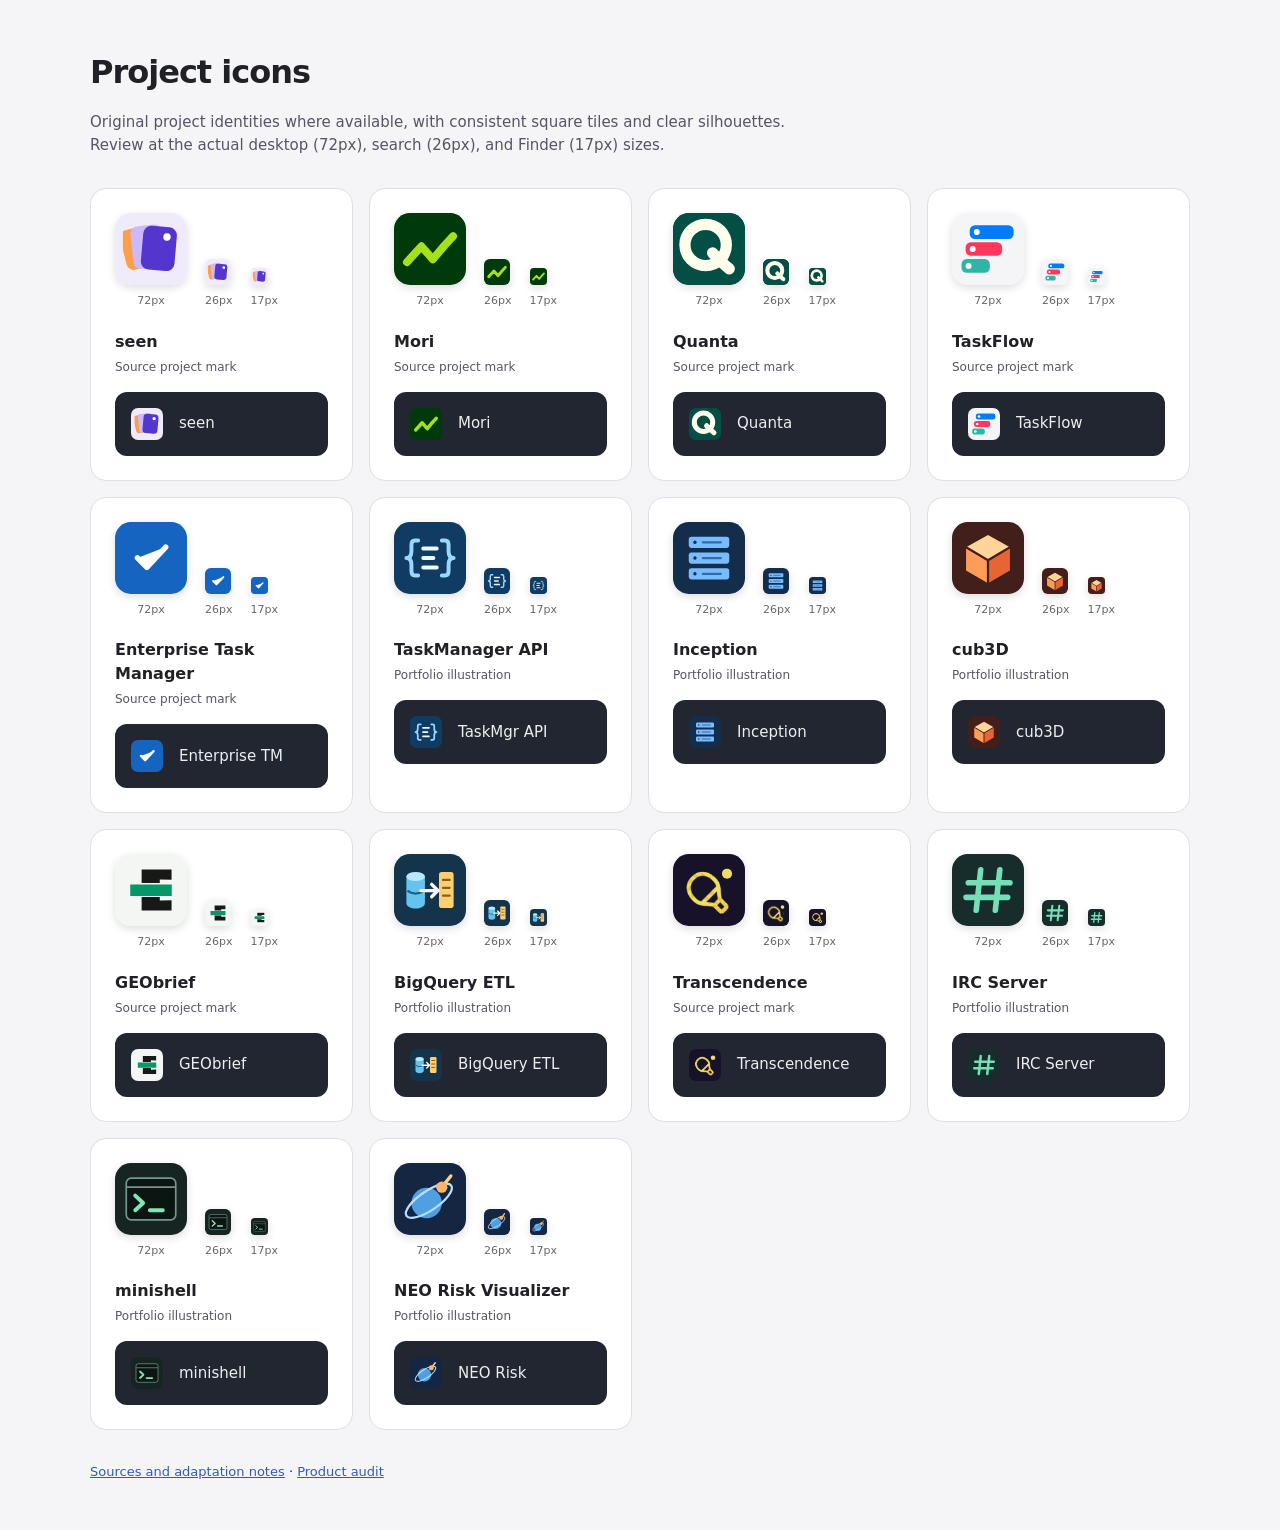
<file: docs/icon-preview.html>
<!doctype html><html lang="en"><head><meta charset="utf-8"><meta name="viewport" content="width=device-width, initial-scale=1"><title>Portfolio icon review</title><style>
*{box-sizing:border-box}body{margin:0;padding:48px 24px;background:#f5f5f7;color:#202027;font:15px/1.5 system-ui,sans-serif}main{max-width:1100px;margin:auto}h1{font-size:32px;letter-spacing:-1px;margin:0 0 8px}p{max-width:75ch;color:#555565}a{color:#315aba}section{display:grid;grid-template-columns:repeat(auto-fit,minmax(230px,1fr));gap:16px;margin:32px 0}article{padding:24px;border:1px solid #dedee5;border-radius:16px;background:#fff}h2{font-size:16px;margin:20px 0 4px}article p{font-size:12px;margin:0}.sizes{display:flex;align-items:end;gap:18px}.sizes img{border-radius:22%;box-shadow:0 3px 8px #0002;display:block}figure{margin:0}figcaption{font-size:11px;color:#666;margin-top:8px;text-align:center}.dark{background:#222630;border-radius:12px;padding:16px;margin-top:16px;display:flex;align-items:center;gap:16px;color:#eee}.dark img{border-radius:22%}footer{font-size:13px}@media(prefers-color-scheme:dark){body{background:#171a21;color:#eee}article{background:#242833;border-color:#363c48}p,figcaption{color:#b5becc}a{color:#99bdff}}
</style></head><body><main><h1>Project icons</h1><p>Original project identities where available, with consistent square tiles and clear silhouettes. Review at the actual desktop (72px), search (26px), and Finder (17px) sizes.</p><section><article><div class="sizes"><figure><img src="../assets/icons/projects/seen.svg" width="72" height="72" alt="seen icon"><figcaption>72px</figcaption></figure><figure><img src="../assets/icons/projects/seen.svg" width="26" height="26" alt=""><figcaption>26px</figcaption></figure><figure><img src="../assets/icons/projects/seen.svg" width="17" height="17" alt=""><figcaption>17px</figcaption></figure></div><h2>seen</h2><p>Source project mark</p><div class="dark"><img src="../assets/icons/projects/seen.svg" width="32" height="32" alt=""><span>seen</span></div></article><article><div class="sizes"><figure><img src="../assets/icons/projects/mori.svg" width="72" height="72" alt="Mori icon"><figcaption>72px</figcaption></figure><figure><img src="../assets/icons/projects/mori.svg" width="26" height="26" alt=""><figcaption>26px</figcaption></figure><figure><img src="../assets/icons/projects/mori.svg" width="17" height="17" alt=""><figcaption>17px</figcaption></figure></div><h2>Mori</h2><p>Source project mark</p><div class="dark"><img src="../assets/icons/projects/mori.svg" width="32" height="32" alt=""><span>Mori</span></div></article><article><div class="sizes"><figure><img src="../assets/icons/projects/quanta.svg" width="72" height="72" alt="Quanta icon"><figcaption>72px</figcaption></figure><figure><img src="../assets/icons/projects/quanta.svg" width="26" height="26" alt=""><figcaption>26px</figcaption></figure><figure><img src="../assets/icons/projects/quanta.svg" width="17" height="17" alt=""><figcaption>17px</figcaption></figure></div><h2>Quanta</h2><p>Source project mark</p><div class="dark"><img src="../assets/icons/projects/quanta.svg" width="32" height="32" alt=""><span>Quanta</span></div></article><article><div class="sizes"><figure><img src="../assets/icons/projects/taskflow.svg" width="72" height="72" alt="TaskFlow icon"><figcaption>72px</figcaption></figure><figure><img src="../assets/icons/projects/taskflow.svg" width="26" height="26" alt=""><figcaption>26px</figcaption></figure><figure><img src="../assets/icons/projects/taskflow.svg" width="17" height="17" alt=""><figcaption>17px</figcaption></figure></div><h2>TaskFlow</h2><p>Source project mark</p><div class="dark"><img src="../assets/icons/projects/taskflow.svg" width="32" height="32" alt=""><span>TaskFlow</span></div></article><article><div class="sizes"><figure><img src="../assets/icons/projects/etm-android.svg" width="72" height="72" alt="Enterprise Task Manager icon"><figcaption>72px</figcaption></figure><figure><img src="../assets/icons/projects/etm-android.svg" width="26" height="26" alt=""><figcaption>26px</figcaption></figure><figure><img src="../assets/icons/projects/etm-android.svg" width="17" height="17" alt=""><figcaption>17px</figcaption></figure></div><h2>Enterprise Task Manager</h2><p>Source project mark</p><div class="dark"><img src="../assets/icons/projects/etm-android.svg" width="32" height="32" alt=""><span>Enterprise TM</span></div></article><article><div class="sizes"><figure><img src="../assets/icons/projects/taskmanager-api.svg" width="72" height="72" alt="TaskManager API icon"><figcaption>72px</figcaption></figure><figure><img src="../assets/icons/projects/taskmanager-api.svg" width="26" height="26" alt=""><figcaption>26px</figcaption></figure><figure><img src="../assets/icons/projects/taskmanager-api.svg" width="17" height="17" alt=""><figcaption>17px</figcaption></figure></div><h2>TaskManager API</h2><p>Portfolio illustration</p><div class="dark"><img src="../assets/icons/projects/taskmanager-api.svg" width="32" height="32" alt=""><span>TaskMgr API</span></div></article><article><div class="sizes"><figure><img src="../assets/icons/projects/inception.svg" width="72" height="72" alt="Inception icon"><figcaption>72px</figcaption></figure><figure><img src="../assets/icons/projects/inception.svg" width="26" height="26" alt=""><figcaption>26px</figcaption></figure><figure><img src="../assets/icons/projects/inception.svg" width="17" height="17" alt=""><figcaption>17px</figcaption></figure></div><h2>Inception</h2><p>Portfolio illustration</p><div class="dark"><img src="../assets/icons/projects/inception.svg" width="32" height="32" alt=""><span>Inception</span></div></article><article><div class="sizes"><figure><img src="../assets/icons/projects/cub3d.svg" width="72" height="72" alt="cub3D icon"><figcaption>72px</figcaption></figure><figure><img src="../assets/icons/projects/cub3d.svg" width="26" height="26" alt=""><figcaption>26px</figcaption></figure><figure><img src="../assets/icons/projects/cub3d.svg" width="17" height="17" alt=""><figcaption>17px</figcaption></figure></div><h2>cub3D</h2><p>Portfolio illustration</p><div class="dark"><img src="../assets/icons/projects/cub3d.svg" width="32" height="32" alt=""><span>cub3D</span></div></article><article><div class="sizes"><figure><img src="../assets/icons/projects/geobrief.svg" width="72" height="72" alt="GEObrief icon"><figcaption>72px</figcaption></figure><figure><img src="../assets/icons/projects/geobrief.svg" width="26" height="26" alt=""><figcaption>26px</figcaption></figure><figure><img src="../assets/icons/projects/geobrief.svg" width="17" height="17" alt=""><figcaption>17px</figcaption></figure></div><h2>GEObrief</h2><p>Source project mark</p><div class="dark"><img src="../assets/icons/projects/geobrief.svg" width="32" height="32" alt=""><span>GEObrief</span></div></article><article><div class="sizes"><figure><img src="../assets/icons/projects/bigquery-etl.svg" width="72" height="72" alt="BigQuery ETL icon"><figcaption>72px</figcaption></figure><figure><img src="../assets/icons/projects/bigquery-etl.svg" width="26" height="26" alt=""><figcaption>26px</figcaption></figure><figure><img src="../assets/icons/projects/bigquery-etl.svg" width="17" height="17" alt=""><figcaption>17px</figcaption></figure></div><h2>BigQuery ETL</h2><p>Portfolio illustration</p><div class="dark"><img src="../assets/icons/projects/bigquery-etl.svg" width="32" height="32" alt=""><span>BigQuery ETL</span></div></article><article><div class="sizes"><figure><img src="../assets/icons/projects/transcendence.svg" width="72" height="72" alt="Transcendence icon"><figcaption>72px</figcaption></figure><figure><img src="../assets/icons/projects/transcendence.svg" width="26" height="26" alt=""><figcaption>26px</figcaption></figure><figure><img src="../assets/icons/projects/transcendence.svg" width="17" height="17" alt=""><figcaption>17px</figcaption></figure></div><h2>Transcendence</h2><p>Source project mark</p><div class="dark"><img src="../assets/icons/projects/transcendence.svg" width="32" height="32" alt=""><span>Transcendence</span></div></article><article><div class="sizes"><figure><img src="../assets/icons/projects/ircserver.svg" width="72" height="72" alt="IRC Server icon"><figcaption>72px</figcaption></figure><figure><img src="../assets/icons/projects/ircserver.svg" width="26" height="26" alt=""><figcaption>26px</figcaption></figure><figure><img src="../assets/icons/projects/ircserver.svg" width="17" height="17" alt=""><figcaption>17px</figcaption></figure></div><h2>IRC Server</h2><p>Portfolio illustration</p><div class="dark"><img src="../assets/icons/projects/ircserver.svg" width="32" height="32" alt=""><span>IRC Server</span></div></article><article><div class="sizes"><figure><img src="../assets/icons/projects/minishell.svg" width="72" height="72" alt="minishell icon"><figcaption>72px</figcaption></figure><figure><img src="../assets/icons/projects/minishell.svg" width="26" height="26" alt=""><figcaption>26px</figcaption></figure><figure><img src="../assets/icons/projects/minishell.svg" width="17" height="17" alt=""><figcaption>17px</figcaption></figure></div><h2>minishell</h2><p>Portfolio illustration</p><div class="dark"><img src="../assets/icons/projects/minishell.svg" width="32" height="32" alt=""><span>minishell</span></div></article><article><div class="sizes"><figure><img src="../assets/icons/projects/neo.svg" width="72" height="72" alt="NEO Risk Visualizer icon"><figcaption>72px</figcaption></figure><figure><img src="../assets/icons/projects/neo.svg" width="26" height="26" alt=""><figcaption>26px</figcaption></figure><figure><img src="../assets/icons/projects/neo.svg" width="17" height="17" alt=""><figcaption>17px</figcaption></figure></div><h2>NEO Risk Visualizer</h2><p>Portfolio illustration</p><div class="dark"><img src="../assets/icons/projects/neo.svg" width="32" height="32" alt=""><span>NEO Risk</span></div></article></section><footer><a href="icon-sources.md">Sources and adaptation notes</a> · <a href="portfolio-audit.md">Product audit</a></footer></main></body></html>
</file>
